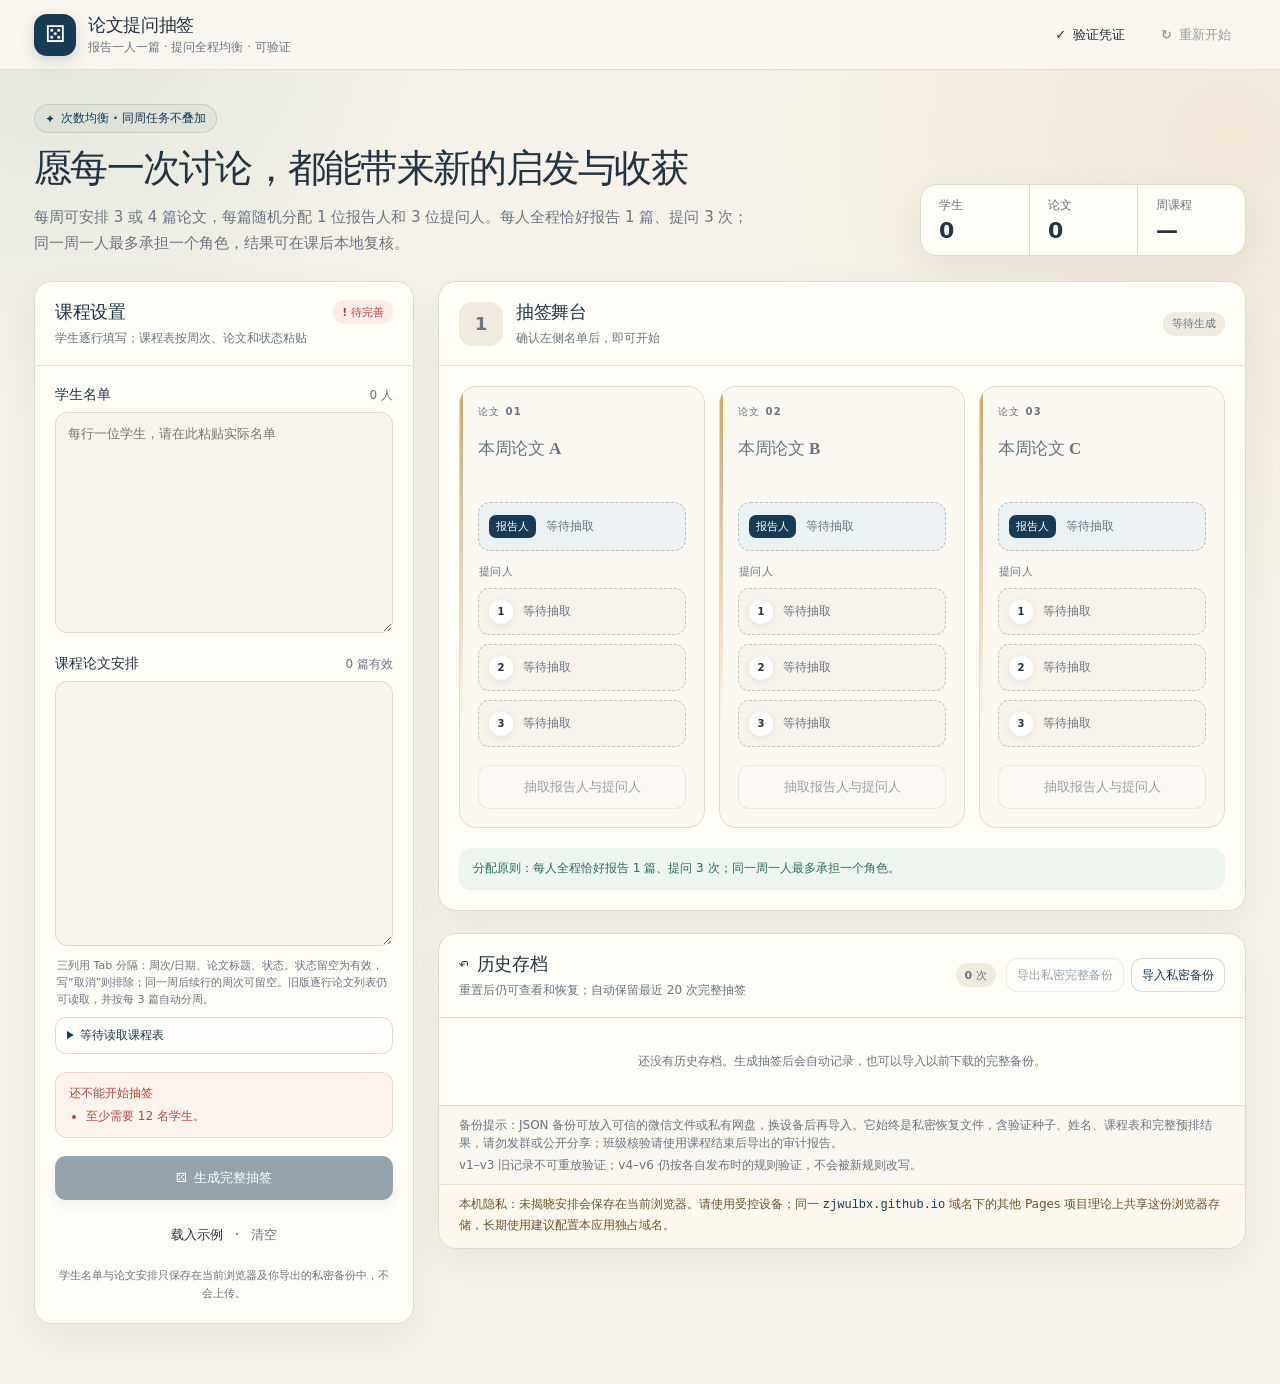
<file: index.html>
<!doctype html>
<html lang="zh-CN">
  <head>
    <meta charset="UTF-8" />
    <meta
      http-equiv="Content-Security-Policy"
      content="default-src 'self'; script-src 'self'; style-src 'self' 'unsafe-inline'; img-src 'self' data:; connect-src 'none'; object-src 'none'; base-uri 'none'; form-action 'none'"
    />
    <meta name="viewport" content="width=device-width, initial-scale=1.0" />
    <meta
      name="description"
      content="为课堂论文讨论生成可公开验证的报告人与提问人安排：每人报告一篇、提问三次。"
    />
    <meta name="theme-color" content="#173b55" />
    <meta property="og:title" content="论文提问抽签" />
    <meta
      property="og:description"
      content="每篇一位报告人、三位提问人；每人报告一篇、提问三次，同周任务不叠加。"
    />
    <meta property="og:type" content="website" />
    <meta property="og:image" content="https://zjwulbx.github.io/paper-question-picker/og.png" />
    <title>论文提问抽签</title>
    <link rel="icon" href="favicon.svg" type="image/svg+xml" />
    <link rel="stylesheet" href="styles.css?v=7" />
  </head>
  <body>
    <div id="live-status" class="sr-only" aria-live="polite" aria-atomic="true"></div>

    <header class="topbar">
      <div class="topbar-inner">
        <div class="brand">
          <span class="brand-icon" aria-hidden="true">⚄</span>
          <div>
            <div class="brand-title">论文提问抽签</div>
            <div class="brand-subtitle">报告一人一篇 · 提问全程均衡 · 可验证</div>
          </div>
        </div>
        <div class="topbar-actions">
          <a id="verify-page-link" class="button ghost topbar-verify-link" href="verify.html" aria-label="打开本地抽签验证器">
            <span aria-hidden="true">✓</span><span>验证凭证</span>
          </a>
          <button id="reset-top" class="button ghost" type="button" disabled aria-label="重新开始抽签">
            <span aria-hidden="true">↻</span><span>重新开始</span>
          </button>
        </div>
      </div>
    </header>

    <main class="shell">
      <section class="hero" aria-labelledby="hero-title">
        <div class="hero-copy">
          <div class="eyebrow"><span aria-hidden="true">✦</span> 次数均衡 · 同周任务不叠加</div>
          <h1 id="hero-title">愿每一次讨论，都能带来新的启发与收获</h1>
          <p>每周可安排 3 或 4 篇论文，每篇随机分配 1 位报告人和 3 位提问人。每人全程恰好报告 1 篇、提问 3 次；同一周一人最多承担一个角色，结果可在课后本地复核。</p>
        </div>
        <div class="metrics" aria-label="课程概况">
          <div class="metric">
            <span class="metric-label">学生</span>
            <strong id="metric-students">—</strong>
          </div>
          <div class="metric">
            <span class="metric-label">论文</span>
            <strong id="metric-papers">—</strong>
          </div>
          <div class="metric">
            <span class="metric-label">周课程</span>
            <strong id="metric-weeks">—</strong>
          </div>
        </div>
      </section>

      <section class="workspace">
        <aside class="card settings-card">
          <div class="card-head">
            <div>
              <h2>课程设置</h2>
              <p id="settings-subtitle">学生逐行填写；课程表按周次、论文和状态粘贴</p>
            </div>
            <span id="settings-badge" class="badge success">✓ 可开始</span>
          </div>
          <div class="card-body settings-body">
            <div class="field">
              <div class="field-head">
                <label for="students-input">学生名单</label>
                <span id="student-count">0 人</span>
              </div>
              <textarea id="students-input" rows="9" spellcheck="false" placeholder="每行一位学生，请在此粘贴实际名单"></textarea>
            </div>

            <div class="field">
              <div class="field-head">
                <label for="papers-input">课程论文安排</label>
                <span id="paper-count">0 篇</span>
              </div>
              <textarea id="papers-input" rows="11" spellcheck="false" aria-describedby="course-format-hint"></textarea>
              <p id="course-format-hint" class="field-hint">三列用 Tab 分隔：周次/日期、论文标题、状态。状态留空为有效，写“取消”则排除；同一周后续行的周次可留空。旧版逐行论文列表仍可读取，并按每 3 篇自动分周。</p>
              <details id="course-preview" class="course-preview">
                <summary id="course-preview-summary">等待读取课程表</summary>
                <div id="course-preview-list" class="course-preview-list"></div>
              </details>
            </div>

            <div id="validation-box" class="validation" role="alert" hidden></div>

            <button id="generate-button" class="button primary wide" type="button">
              <span aria-hidden="true">⚄</span> 生成完整抽签
            </button>
            <button id="edit-button" class="button outline wide" type="button" hidden>
              <span aria-hidden="true">↻</span> 修改名单并重新生成
            </button>

            <div id="input-actions" class="minor-actions">
              <button id="example-button" class="button text" type="button">载入示例</button>
              <span aria-hidden="true">·</span>
              <button id="clear-button" class="button text muted" type="button">清空</button>
            </div>
            <p id="save-note" class="save-note">学生名单与论文安排只保存在当前浏览器及你导出的私密备份中，不会上传。</p>
          </div>
        </aside>

        <div class="content-column">
          <section id="commitment-section" class="card commitment-section" aria-labelledby="commitment-title" hidden>
            <div class="section-head commitment-head">
              <div>
                <h2 id="commitment-title"><span aria-hidden="true">◇</span> 可验证抽签 · 公开承诺</h2>
                <p>先把公开凭证发到班级群留证，再确认开始抽签</p>
              </div>
              <span id="commitment-badge" class="badge pending">待公开</span>
            </div>

            <div class="commitment-body">
              <div class="commitment-notice">
                <span class="commitment-notice-icon" aria-hidden="true">✓</span>
                <div>
                  <strong>先承诺，后揭晓</strong>
                  <p>群消息可为承诺何时公开提供外部时间证据。公开凭证不会泄露种子或尚未揭晓的安排。</p>
                </div>
              </div>

              <div class="commitment-grid">
                <section class="commitment-panel" aria-labelledby="commitment-code-label">
                  <div class="commitment-panel-head">
                    <h3 id="commitment-code-label">公开承诺码</h3>
                    <span class="visibility-chip public">可发班级群</span>
                  </div>
                  <output id="commitment-code" class="commitment-code" aria-live="polite"></output>
                  <p>承诺码锁定学生名单、有效论文及其分周结构、私密种子和完整预排结果；上述内容若在公开后改动，验证就会失败。标记“取消”的行不参与抽签。</p>
                </section>

                <section class="commitment-panel" aria-labelledby="commitment-summary-label">
                  <div class="commitment-panel-head">
                    <h3 id="commitment-summary-label">输入摘要</h3>
                    <span class="visibility-chip public">可公开</span>
                  </div>
                  <output id="commitment-input-summary" class="commitment-input-summary"></output>
                  <p>请在发送前快速核对人数、论文数和输入摘要，确保承诺的是正确名单。</p>
                </section>
              </div>

              <div class="commitment-actions">
                <button id="copy-commitment-button" class="button outline" type="button">复制承诺信息</button>
                <button id="export-commitment-button" class="button outline" type="button">导出公开承诺凭证</button>
                <button id="confirm-published-button" class="button primary" type="button">我已公开凭证，开始抽签</button>
              </div>
              <p class="commitment-share-note"><strong>公开顺序：</strong>请导出公开承诺 JSON 并发到班级群（复制文字可用于快速核对）；确认群里已经显示并保存这份 JSON 后，再点击“开始抽签”。课后本地验证需要它，验证种子则应一直保密到课程全部抽完。</p>

              <details class="verification-method" open>
                <summary>算法如何做到可验证？</summary>
                <ol class="verification-steps">
                  <li><strong>锁定输入</strong><span>规范化学生名单与有效论文的分周结构，生成输入摘要。</span></li>
                  <li><strong>提前承诺</strong><span>用私密随机种子生成全程安排；在种子保密时，公开承诺码在现实中无法用于反推内容。</span></li>
                  <li><strong>依次揭晓</strong><span>每人全程恰好报告一次、提问三次；同一周的报告人与提问人全部互不重复。</span></li>
                  <li><strong>课后复核</strong><span>全部结束后公开种子，用本地验证器重算并核对承诺与结果。</span></li>
                </ol>
                <p class="protocol-link"><a href="algorithm.html">查看完整算法与审计协议</a> · <a href="https://github.com/zjwulbx/paper-question-picker">查看公开源代码</a></p>
                <p class="commitment-limit"><strong>验证边界：</strong>承诺能证明公开后没有更换输入、种子或安排，但不能单独证明组织者在公开前没有反复生成并挑选结果。建议现场生成后立即把公开凭证发到班级群。</p>
                <p class="legacy-compat"><strong>角色说明：</strong>报告人可以在其他周担任提问人，但同一周不会同时承担报告和提问任务。<strong>旧记录兼容：</strong>v4–v6 安排仍按各自发布时的规则验证和继续，不会被新规则改写。</p>
              </details>

              <section id="audit-panel" class="audit-panel" aria-labelledby="audit-title" hidden>
                <div class="audit-copy">
                  <span class="audit-kicker">课程已完成 · 可在班级内核验</span>
                  <h3 id="audit-title">验证种子</h3>
                  <p>完整审计报告含姓名和全部安排；请仅在合适的班级范围内分享，用本地验证器复算核对。</p>
                </div>
                <output id="audit-seed" class="audit-seed" aria-live="polite"></output>
                <div class="audit-actions">
                  <a class="button outline" href="verify.html">打开本地验证器</a>
                  <button id="export-audit-button" class="button primary" type="button">导出完整审计报告</button>
                </div>
              </section>
            </div>
          </section>

          <section id="stage" aria-label="抽签舞台"></section>

          <section id="archive-section" class="card archive-section">
            <div class="section-head">
              <div>
                <h2><span aria-hidden="true">↶</span> 历史存档</h2>
                <p>重置后仍可查看和恢复；自动保留最近 20 次完整抽签</p>
              </div>
              <div class="archive-head-tools">
                <span id="archive-count" class="badge neutral">0 次</span>
                <div class="section-actions">
                  <button id="backup-export-button" class="button outline small" type="button" disabled>导出私密完整备份</button>
                  <button id="backup-import-button" class="button outline small" type="button">导入私密备份</button>
                  <input id="backup-file-input" class="sr-only" type="file" accept="application/json,.json" tabindex="-1" />
                </div>
              </div>
            </div>
            <div id="archive-list" class="archive-list"></div>
            <p class="archive-note"><strong>备份提示：</strong>JSON 备份可放入可信的微信文件或私有网盘，换设备后再导入。它始终是私密恢复文件，含验证种子、姓名、课程表和完整预排结果，请勿发群或公开分享；班级核验请使用课程结束后导出的审计报告。<span>v1–v3 旧记录不可重放验证；v4–v6 仍按各自发布时的规则验证，不会被新规则改写。</span></p>
            <p class="storage-origin-note"><strong>本机隐私：</strong>未揭晓安排会保存在当前浏览器。请使用受控设备；同一 <code>zjwulbx.github.io</code> 域名下的其他 Pages 项目理论上共享这份浏览器存储，长期使用建议配置本应用独占域名。</p>
          </section>

          <section id="history-section" class="card data-section" hidden>
            <div class="section-head">
              <div>
                <h2><span aria-hidden="true">▤</span> 本次抽签结果</h2>
                <p>只显示已揭晓的论文结果</p>
              </div>
              <div class="section-actions">
                <button id="copy-button" class="button outline small" type="button" disabled>复制</button>
                <button id="export-button" class="button outline small" type="button" disabled>导出 CSV</button>
              </div>
            </div>
            <div id="history-content"></div>
          </section>

          <section id="stats-section" class="card stats-section" hidden>
            <div class="section-head">
              <div>
                <h2><span aria-hidden="true">◎</span> 公平性统计</h2>
                <p>按已揭晓结果分别统计：每人提问 3 次、报告 1 篇</p>
              </div>
              <div class="progress-copy">
                <strong id="course-progress-count">0 / 12 篇</strong>
                <span id="course-progress-percent">全课程 0%</span>
              </div>
            </div>
            <div class="progress-track" aria-hidden="true"><span id="course-progress-bar"></span></div>
            <div id="stats-grid" class="stats-grid"></div>
          </section>

          <div id="visible-status" class="status-note" hidden>
            <span aria-hidden="true">i</span><span id="visible-status-text"></span>
          </div>
        </div>
      </section>
    </main>

    <script src="course-core.js?v=7"></script>
    <script src="lottery-core.js?v=7"></script>
    <script src="history-core.js?v=7"></script>
    <script src="audit-core.js?v=7"></script>
    <script src="audit-core-v6.js?v=6"></script>
    <script src="audit-core-v7.js?v=7"></script>
    <script src="app.js?v=7"></script>
  </body>
</html>
</file>
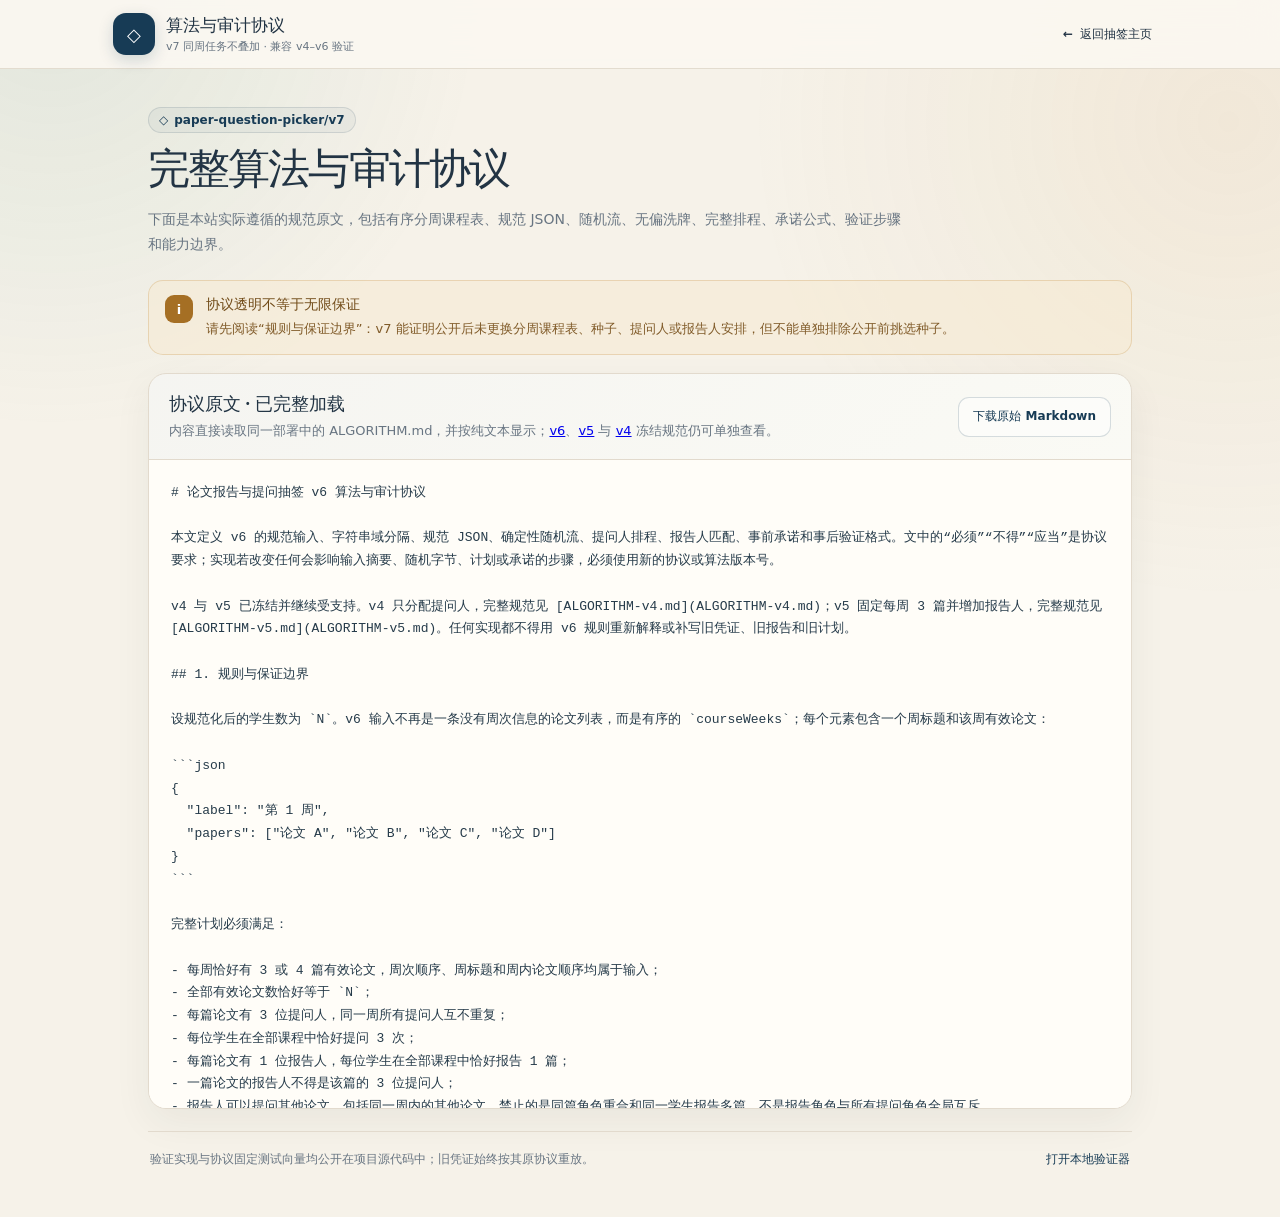
<file: algorithm.html>
<!doctype html>
<html lang="zh-CN">
  <head>
    <meta charset="UTF-8" />
    <meta
      http-equiv="Content-Security-Policy"
      content="default-src 'self'; script-src 'self'; style-src 'self'; img-src 'self' data:; connect-src 'self'; object-src 'none'; base-uri 'none'; form-action 'none'"
    />
    <meta name="viewport" content="width=device-width, initial-scale=1.0" />
    <meta name="description" content="论文抽签 v7 的分周课程表、同周任务不叠加算法、承诺公式与验证边界。" />
    <meta name="theme-color" content="#173b55" />
    <title>算法与审计协议｜论文提问抽签</title>
    <link rel="icon" href="favicon.svg" type="image/svg+xml" />
    <link rel="stylesheet" href="verifier.css?v=7" />
  </head>
  <body>
    <header class="topbar">
      <div class="topbar-inner">
        <a class="brand" href="index.html" aria-label="返回论文提问抽签主页">
          <span class="brand-icon" aria-hidden="true">◇</span>
          <span><strong>算法与审计协议</strong><small>v7 同周任务不叠加 · 兼容 v4–v6 验证</small></span>
        </a>
        <a class="button ghost back-link" href="index.html"><span aria-hidden="true">←</span> 返回抽签主页</a>
      </div>
    </header>

    <main class="verify-shell protocol-page">
      <section class="verify-hero" aria-labelledby="page-title">
        <div>
          <div class="eyebrow"><span aria-hidden="true">◇</span> paper-question-picker/v7</div>
          <h1 id="page-title">完整算法与审计协议</h1>
          <p>下面是本站实际遵循的规范原文，包括有序分周课程表、规范 JSON、随机流、无偏洗牌、完整排程、承诺公式、验证步骤和能力边界。</p>
        </div>
      </section>

      <section class="evidence-warning" aria-label="阅读提示">
        <span class="warning-icon" aria-hidden="true">i</span>
        <div><h2>协议透明不等于无限保证</h2><p>请先阅读“规则与保证边界”：v7 能证明公开后未更换分周课程表、种子、提问人或报告人安排，但不能单独排除公开前挑选种子。</p></div>
      </section>

      <section class="card protocol-card" aria-labelledby="protocol-status">
        <div class="section-head">
          <div><h2 id="protocol-status">v7 协议原文</h2><p>内容直接读取同一部署中的 ALGORITHM.md，并按纯文本显示；<a href="ALGORITHM-v6.md">v6</a>、<a href="ALGORITHM-v5.md">v5</a> 与 <a href="ALGORITHM-v4.md">v4</a> 冻结规范仍可单独查看。</p></div>
          <a class="button outline" href="ALGORITHM.md" download>下载原始 Markdown</a>
        </div>
        <pre id="protocol-document" class="protocol-document" tabindex="0">正在加载协议原文…</pre>
      </section>

      <footer class="page-footer"><p>验证实现与协议固定测试向量均公开在项目源代码中；旧凭证始终按其原协议重放。</p><a href="verify.html">打开本地验证器</a></footer>
    </main>
    <script src="algorithm-viewer.js?v=7"></script>
  </body>
</html>
</file>
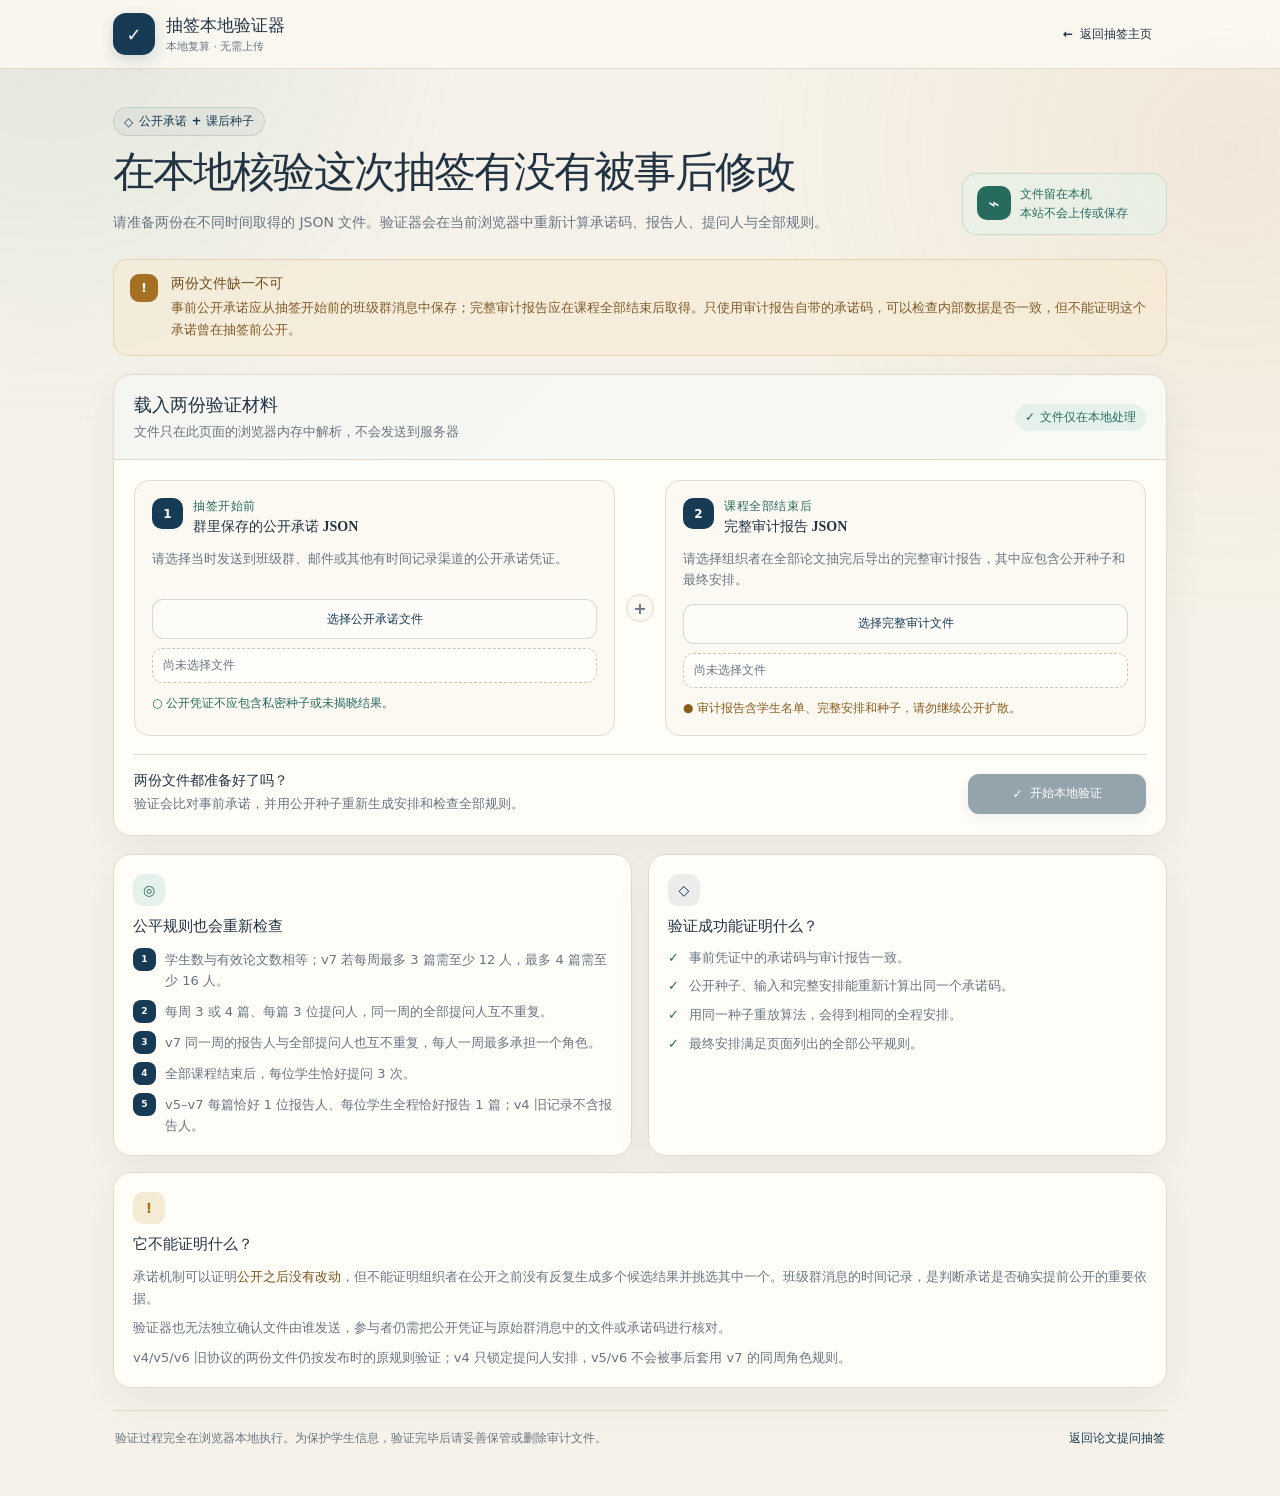
<file: verify.html>
<!doctype html>
<html lang="zh-CN">
  <head>
    <meta charset="UTF-8" />
    <meta
      http-equiv="Content-Security-Policy"
      content="default-src 'self'; script-src 'self'; style-src 'self'; img-src 'self' data:; connect-src 'none'; object-src 'none'; base-uri 'none'; form-action 'none'"
    />
    <meta name="viewport" content="width=device-width, initial-scale=1.0" />
    <meta
      name="description"
      content="在浏览器本地核验论文报告人与提问人抽签的事前公开承诺和最终审计报告。"
    />
    <meta name="theme-color" content="#173b55" />
    <title>本地验证器｜论文提问抽签</title>
    <link rel="icon" href="favicon.svg" type="image/svg+xml" />
    <link rel="stylesheet" href="verifier.css?v=7" />
  </head>
  <body>
    <div id="live-status" class="sr-only" aria-live="polite" aria-atomic="true"></div>

    <header class="topbar">
      <div class="topbar-inner">
        <a class="brand" href="index.html" aria-label="返回论文提问抽签主页">
          <span class="brand-icon" aria-hidden="true">✓</span>
          <span>
            <strong>抽签本地验证器</strong>
            <small>本地复算 · 无需上传</small>
          </span>
        </a>
        <a class="button ghost back-link" href="index.html"><span aria-hidden="true">←</span> 返回抽签主页</a>
      </div>
    </header>

    <main class="verify-shell">
      <section class="verify-hero" aria-labelledby="page-title">
        <div>
          <div class="eyebrow"><span aria-hidden="true">◇</span> 公开承诺 + 课后种子</div>
          <h1 id="page-title">在本地核验这次抽签有没有被事后修改</h1>
          <p>请准备两份在不同时间取得的 JSON 文件。验证器会在当前浏览器中重新计算承诺码、报告人、提问人与全部规则。</p>
        </div>
        <div class="local-badge" aria-label="文件仅在本机处理">
          <span aria-hidden="true">⌁</span>
          <strong>文件留在本机</strong>
          <small>本站不会上传或保存</small>
        </div>
      </section>

      <section class="evidence-warning" aria-labelledby="two-files-title">
        <span class="warning-icon" aria-hidden="true">!</span>
        <div>
          <h2 id="two-files-title">两份文件缺一不可</h2>
          <p><strong>事前公开承诺</strong>应从抽签开始前的班级群消息中保存；<strong>完整审计报告</strong>应在课程全部结束后取得。只使用审计报告自带的承诺码，可以检查内部数据是否一致，但不能证明这个承诺曾在抽签前公开。</p>
        </div>
      </section>

      <section class="card upload-card" aria-labelledby="upload-title">
        <div class="section-head">
          <div>
            <h2 id="upload-title">载入两份验证材料</h2>
            <p>文件只在此页面的浏览器内存中解析，不会发送到服务器</p>
          </div>
          <span class="secure-chip"><span aria-hidden="true">✓</span> 文件仅在本地处理</span>
        </div>

        <div class="upload-body">
          <div class="upload-flow">
            <section class="file-step" aria-labelledby="receipt-step-title">
              <div class="step-head">
                <span class="step-number" aria-hidden="true">1</span>
                <div>
                  <span class="step-time">抽签开始前</span>
                  <h3 id="receipt-step-title">群里保存的公开承诺 JSON</h3>
                </div>
              </div>
              <p>请选择当时发送到班级群、邮件或其他有时间记录渠道的公开承诺凭证。</p>
              <div class="file-picker">
                <button id="receipt-file-button" class="button outline" type="button">选择公开承诺文件</button>
                <input id="receipt-file-input" class="sr-only" type="file" accept="application/json,.json" tabindex="-1" />
                <span id="receipt-file-status" class="file-status" data-state="empty" aria-live="polite">尚未选择文件</span>
              </div>
              <p class="file-safety"><span aria-hidden="true">○</span> 公开凭证不应包含私密种子或未揭晓结果。</p>
            </section>

            <div class="flow-connector" aria-hidden="true"><span>+</span></div>

            <section class="file-step" aria-labelledby="audit-step-title">
              <div class="step-head">
                <span class="step-number" aria-hidden="true">2</span>
                <div>
                  <span class="step-time">课程全部结束后</span>
                  <h3 id="audit-step-title">完整审计报告 JSON</h3>
                </div>
              </div>
              <p>请选择组织者在全部论文抽完后导出的完整审计报告，其中应包含公开种子和最终安排。</p>
              <div class="file-picker">
                <button id="audit-file-button" class="button outline" type="button">选择完整审计文件</button>
                <input id="audit-file-input" class="sr-only" type="file" accept="application/json,.json" tabindex="-1" />
                <span id="audit-file-status" class="file-status" data-state="empty" aria-live="polite">尚未选择文件</span>
              </div>
              <p class="file-safety private"><span aria-hidden="true">●</span> 审计报告含学生名单、完整安排和种子，请勿继续公开扩散。</p>
            </section>
          </div>

          <div class="verify-action">
            <div>
              <strong>两份文件都准备好了吗？</strong>
              <p>验证会比对事前承诺，并用公开种子重新生成安排和检查全部规则。</p>
            </div>
            <button id="verify-audit-button" class="button primary" type="button" disabled>
              <span aria-hidden="true">✓</span> 开始本地验证
            </button>
          </div>
        </div>
      </section>

      <section id="verification-result" class="verification-result" aria-live="polite" aria-atomic="false" hidden></section>

      <section class="explanation-grid" aria-label="验证原理与边界">
        <article class="card info-card">
          <div class="info-icon green" aria-hidden="true">◎</div>
          <h2>公平规则也会重新检查</h2>
          <ol class="rule-list">
            <li><span>1</span><p>学生数与有效论文数相等；v7 若每周最多 3 篇需至少 12 人，最多 4 篇需至少 16 人。</p></li>
            <li><span>2</span><p>每周 3 或 4 篇、每篇 3 位提问人，同一周的全部提问人互不重复。</p></li>
            <li><span>3</span><p>v7 同一周的报告人与全部提问人也互不重复，每人一周最多承担一个角色。</p></li>
            <li><span>4</span><p>全部课程结束后，每位学生恰好提问 3 次。</p></li>
            <li><span>5</span><p>v5–v7 每篇恰好 1 位报告人、每位学生全程恰好报告 1 篇；v4 旧记录不含报告人。</p></li>
          </ol>
        </article>

        <article class="card info-card">
          <div class="info-icon blue" aria-hidden="true">◇</div>
          <h2>验证成功能证明什么？</h2>
          <ul class="check-list">
            <li>事前凭证中的承诺码与审计报告一致。</li>
            <li>公开种子、输入和完整安排能重新计算出同一个承诺码。</li>
            <li>用同一种子重放算法，会得到相同的全程安排。</li>
            <li>最终安排满足页面列出的全部公平规则。</li>
          </ul>
        </article>

        <article class="card info-card limitation-card">
          <div class="info-icon gold" aria-hidden="true">!</div>
          <h2>它不能证明什么？</h2>
          <p>承诺机制可以证明<strong>公开之后没有改动</strong>，但不能证明组织者在公开之前没有反复生成多个候选结果并挑选其中一个。班级群消息的时间记录，是判断承诺是否确实提前公开的重要依据。</p>
          <p>验证器也无法独立确认文件由谁发送，参与者仍需把公开凭证与原始群消息中的文件或承诺码进行核对。</p>
          <p>v4/v5/v6 旧协议的两份文件仍按发布时的原规则验证；v4 只锁定提问人安排，v5/v6 不会被事后套用 v7 的同周角色规则。</p>
        </article>
      </section>

      <footer class="page-footer">
        <p>验证过程完全在浏览器本地执行。为保护学生信息，验证完毕后请妥善保管或删除审计文件。</p>
        <a href="index.html">返回论文提问抽签</a>
      </footer>
    </main>

    <script src="lottery-core.js?v=7"></script>
    <script src="audit-core.js?v=7"></script>
    <script src="audit-core-v6.js?v=6"></script>
    <script src="audit-core-v7.js?v=7"></script>
    <script src="verify.js?v=7"></script>
  </body>
</html>
</file>
<file: styles.css>
:root {
  color-scheme: light;
  --background: #f6f2e9;
  --paper: #fbf8f1;
  --paper-deep: #f0eadf;
  --card: #fffdf8;
  --ink: #223444;
  --muted: #687582;
  --primary: #173b55;
  --primary-hover: #214f6d;
  --line: #e2dacd;
  --line-strong: #cfc3b2;
  --green: #276b5e;
  --green-soft: #e5f2eb;
  --gold: #bd812d;
  --gold-soft: #f5ead4;
  --red: #b6473e;
  --red-soft: #faece8;
  --shadow: 0 14px 38px rgba(31, 46, 58, 0.06);
  font-family: "Microsoft YaHei UI", "PingFang SC", "Noto Sans CJK SC", system-ui, sans-serif;
  font-synthesis: none;
}

* {
  box-sizing: border-box;
}

html {
  min-width: 320px;
  background: var(--background);
}

body {
  min-height: 100vh;
  margin: 0;
  color: var(--ink);
  background:
    radial-gradient(circle at 4% 0%, rgba(47, 128, 110, 0.1), transparent 430px),
    radial-gradient(circle at 96% 10%, rgba(189, 129, 45, 0.09), transparent 480px),
    var(--background);
}

button,
textarea {
  font: inherit;
}

button {
  -webkit-app-region: no-drag;
}

[hidden] {
  display: none !important;
}

.sr-only {
  position: absolute;
  width: 1px;
  height: 1px;
  padding: 0;
  margin: -1px;
  overflow: hidden;
  clip: rect(0, 0, 0, 0);
  white-space: nowrap;
  border: 0;
}

.topbar {
  position: sticky;
  top: 0;
  z-index: 30;
  border-bottom: 1px solid rgba(226, 218, 205, 0.9);
  background: rgba(251, 248, 241, 0.9);
  backdrop-filter: blur(18px);
}

.topbar-inner {
  display: flex;
  align-items: center;
  justify-content: space-between;
  max-width: 1320px;
  margin: 0 auto;
  padding: 13px 34px;
}

.topbar-actions {
  display: flex;
  flex: 0 0 auto;
  align-items: center;
  gap: 6px;
}

.topbar-verify-link {
  text-decoration: none;
}

.brand {
  display: flex;
  min-width: 0;
  align-items: center;
  gap: 12px;
}

.brand-icon {
  display: grid;
  width: 42px;
  height: 42px;
  place-items: center;
  border-radius: 13px;
  color: white;
  background: var(--primary);
  box-shadow: 0 5px 15px rgba(23, 59, 85, 0.18);
  font-size: 23px;
  line-height: 1;
}

.brand-title,
h1,
h2,
h3 {
  font-family: "Microsoft YaHei UI", "Songti SC", "STSong", serif;
}

.brand-title {
  font-size: 18px;
  font-weight: 700;
  letter-spacing: -0.02em;
}

.brand-subtitle {
  margin-top: 2px;
  color: var(--muted);
  font-size: 12px;
}

.shell {
  max-width: 1320px;
  margin: 0 auto;
  padding: 34px 34px 60px;
}

.hero {
  display: grid;
  grid-template-columns: minmax(0, 1fr) auto;
  align-items: end;
  gap: 28px;
  margin-bottom: 25px;
}

.eyebrow {
  display: inline-flex;
  align-items: center;
  gap: 6px;
  margin-bottom: 12px;
  padding: 5px 10px;
  border: 1px solid rgba(23, 59, 85, 0.13);
  border-radius: 999px;
  color: var(--primary);
  background: rgba(23, 59, 85, 0.04);
  font-size: 12px;
  font-weight: 700;
}

h1 {
  max-width: 780px;
  margin: 0;
  font-size: clamp(29px, 3vw, 40px);
  line-height: 1.22;
  letter-spacing: -0.045em;
}

.hero-copy > p {
  max-width: 720px;
  margin: 12px 0 0;
  color: var(--muted);
  font-size: 15px;
  line-height: 1.75;
}

.metrics {
  display: grid;
  grid-template-columns: repeat(3, minmax(100px, 1fr));
  overflow: hidden;
  border: 1px solid var(--line);
  border-radius: 17px;
  background: var(--card);
  box-shadow: var(--shadow);
}

.metric {
  min-width: 108px;
  padding: 12px 18px;
}

.metric + .metric {
  border-left: 1px solid var(--line);
}

.metric-label {
  display: block;
  color: var(--muted);
  font-size: 12px;
}

.metric strong {
  display: block;
  margin-top: 4px;
  font-size: 22px;
  font-variant-numeric: tabular-nums;
}

.workspace {
  display: grid;
  grid-template-columns: 380px minmax(0, 1fr);
  align-items: start;
  gap: 24px;
}

.card {
  overflow: hidden;
  border: 1px solid var(--line);
  border-radius: 18px;
  background: var(--card);
  box-shadow: var(--shadow);
}

.settings-card {
  position: sticky;
  top: 88px;
}

.card-head,
.section-head,
.stage-head {
  display: flex;
  align-items: flex-start;
  justify-content: space-between;
  gap: 16px;
  border-bottom: 1px solid var(--line);
  padding: 18px 20px;
}

.card-head h2,
.section-head h2,
.stage-head h2,
.completion-banner h2 {
  margin: 0;
  font-size: 18px;
  letter-spacing: -0.02em;
}

.card-head p,
.section-head p,
.stage-head p,
.completion-banner p {
  margin: 5px 0 0;
  color: var(--muted);
  font-size: 12px;
  line-height: 1.5;
}

.card-body {
  padding: 20px;
}

.settings-body {
  display: grid;
  gap: 18px;
}

.field-head {
  display: flex;
  align-items: center;
  justify-content: space-between;
  margin-bottom: 8px;
}

.field-head label {
  font-size: 14px;
  font-weight: 700;
}

.field-head span {
  color: var(--muted);
  font-size: 12px;
}

textarea {
  width: 100%;
  min-height: 120px;
  padding: 10px 12px;
  resize: vertical;
  border: 1px solid var(--line);
  border-radius: 12px;
  outline: none;
  color: var(--ink);
  background: rgba(240, 234, 223, 0.48);
  font-size: 13px;
  line-height: 1.7;
  transition: border-color 160ms ease, box-shadow 160ms ease, background 160ms ease;
}

textarea:hover:not(:disabled) {
  border-color: var(--line-strong);
}

textarea:focus-visible {
  border-color: #6b8fa7;
  background: white;
  box-shadow: 0 0 0 3px rgba(66, 111, 142, 0.14);
}

textarea:disabled {
  cursor: not-allowed;
  opacity: 0.68;
}

.field-hint {
  margin: 7px 2px 0;
  color: var(--muted);
  font-size: 11px;
  line-height: 1.55;
}

.course-preview {
  margin-top: 9px;
  border: 1px solid var(--line);
  border-radius: 11px;
  background: rgba(255, 255, 255, 0.45);
}

.course-preview > summary {
  padding: 9px 11px;
  color: var(--primary);
  font-size: 12px;
  font-weight: 800;
  cursor: pointer;
}

.course-preview-list {
  display: grid;
  max-height: 360px;
  gap: 10px;
  overflow: auto;
  border-top: 1px solid var(--line);
  padding: 11px;
}

.course-preview-week {
  border-radius: 9px;
  padding: 9px 10px;
  background: var(--paper);
}

.course-preview-week > strong,
.course-preview-week > span {
  display: block;
}

.course-preview-week > strong {
  color: var(--ink);
  font-size: 11px;
  line-height: 1.45;
}

.course-preview-week > span {
  margin-top: 2px;
  color: var(--green);
  font-size: 10px;
  font-weight: 800;
}

.course-preview-week ol {
  margin: 7px 0 0;
  padding-left: 18px;
  color: var(--muted);
  font-size: 10px;
  line-height: 1.55;
}

.cancelled-row {
  color: var(--red);
  opacity: 0.74;
}

.cancelled-row em {
  margin-left: 5px;
  font-size: 9px;
  font-style: normal;
  font-weight: 800;
}

.button {
  display: inline-flex;
  min-height: 40px;
  align-items: center;
  justify-content: center;
  gap: 7px;
  padding: 0 14px;
  border: 1px solid transparent;
  border-radius: 11px;
  outline: none;
  color: var(--ink);
  background: transparent;
  font-size: 13px;
  font-weight: 700;
  cursor: pointer;
  transition: transform 100ms ease, background 160ms ease, border-color 160ms ease, color 160ms ease;
}

.button:hover:not(:disabled) {
  transform: translateY(-1px);
}

.button:active:not(:disabled) {
  transform: translateY(0);
}

.button:focus-visible,
.week-tab:focus-visible {
  box-shadow: 0 0 0 3px rgba(66, 111, 142, 0.2);
}

.button:disabled,
.week-tab:disabled {
  cursor: not-allowed;
  opacity: 0.46;
}

.button.primary {
  color: white;
  background: var(--primary);
  box-shadow: 0 5px 14px rgba(23, 59, 85, 0.14);
}

.button.primary:hover:not(:disabled) {
  background: var(--primary-hover);
}

.button.outline {
  border-color: rgba(23, 59, 85, 0.17);
  color: var(--primary);
  background: rgba(255, 255, 255, 0.45);
}

.button.outline:hover:not(:disabled) {
  background: rgba(23, 59, 85, 0.05);
}

.button.ghost:hover:not(:disabled),
.button.text:hover:not(:disabled) {
  background: var(--paper-deep);
}

.button.text {
  min-height: 34px;
  padding: 0 8px;
}

.button.soft {
  color: var(--muted);
  background: var(--paper-deep);
}

.button.wide {
  width: 100%;
  min-height: 44px;
}

.button.small {
  min-height: 34px;
  padding: 0 10px;
  font-size: 12px;
}

.button.muted,
.muted {
  color: var(--muted);
}

.minor-actions {
  display: flex;
  align-items: center;
  justify-content: center;
  gap: 2px;
  color: var(--muted);
}

.badge {
  display: inline-flex;
  min-height: 24px;
  flex: 0 0 auto;
  align-items: center;
  gap: 5px;
  padding: 3px 9px;
  border-radius: 999px;
  font-size: 11px;
  font-weight: 800;
  white-space: nowrap;
}

.badge.success {
  color: var(--green);
  background: var(--green-soft);
}

.badge.danger {
  color: var(--red);
  background: var(--red-soft);
}

.badge.neutral {
  color: var(--muted);
  background: var(--paper-deep);
}

.badge.pending {
  color: #8a5b19;
  background: var(--gold-soft);
}

.validation {
  border: 1px solid rgba(182, 71, 62, 0.16);
  border-radius: 12px;
  padding: 11px 13px;
  color: var(--red);
  background: rgba(250, 236, 232, 0.62);
  font-size: 12px;
  line-height: 1.55;
}

.validation strong {
  display: block;
  margin-bottom: 4px;
}

.validation ul {
  margin: 0;
  padding-left: 17px;
}

.validation li + li {
  margin-top: 3px;
}

.save-note {
  margin: -3px 0 0;
  color: var(--muted);
  font-size: 11px;
  line-height: 1.65;
  text-align: center;
}

.content-column {
  display: grid;
  min-width: 0;
  gap: 22px;
}

#stage {
  display: grid;
  gap: 16px;
}

.stage-card {
  box-shadow: var(--shadow);
}

.stage-head {
  align-items: center;
}

.week-title {
  display: flex;
  align-items: center;
  gap: 13px;
}

.week-number,
.trophy {
  display: grid;
  width: 44px;
  height: 44px;
  flex: 0 0 44px;
  place-items: center;
  border-radius: 13px;
  color: var(--green);
  background: var(--green-soft);
  font-size: 18px;
  font-weight: 800;
}

.muted-number {
  color: var(--muted);
  background: var(--paper-deep);
}

.week-tabs {
  display: flex;
  gap: 7px;
  overflow-x: auto;
  padding: 11px 20px;
  scrollbar-width: thin;
  scrollbar-color: var(--line-strong) transparent;
}

.week-tab {
  min-height: 36px;
  flex: 0 0 auto;
  padding: 0 12px;
  border: 1px solid var(--line);
  border-radius: 11px;
  outline: none;
  color: var(--muted);
  background: rgba(240, 234, 223, 0.45);
  font-size: 12px;
  font-weight: 700;
  cursor: pointer;
  max-width: 190px;
  overflow: hidden;
  text-overflow: ellipsis;
  white-space: nowrap;
}

.week-tab.complete {
  border-color: rgba(47, 128, 110, 0.15);
  color: var(--green);
  background: var(--green-soft);
}

.week-tab.active {
  border-color: var(--primary);
  color: white;
  background: var(--primary);
}

.paper-grid {
  display: grid;
  grid-template-columns: repeat(3, minmax(0, 1fr));
  gap: 14px;
}

.paper-grid.four-paper-week {
  grid-template-columns: repeat(2, minmax(0, 1fr));
}

.placeholder-grid {
  padding: 20px;
}

.paper-card {
  position: relative;
  display: flex;
  min-height: 405px;
  flex-direction: column;
  overflow: hidden;
  border: 1px solid var(--line);
  border-radius: 17px;
  padding: 18px;
  background: var(--card);
  box-shadow: var(--shadow);
  transition: border-color 180ms ease, transform 180ms ease;
}

.paper-card::before {
  position: absolute;
  inset: 0 auto 0 0;
  width: 3px;
  background: linear-gradient(to bottom, var(--gold), transparent 78%);
  content: "";
  opacity: 0.7;
}

.paper-card.is-revealed {
  border-color: rgba(47, 128, 110, 0.28);
}

.placeholder-card {
  min-height: 372px;
  background: var(--paper);
  box-shadow: none;
}

.paper-top {
  display: flex;
  align-items: center;
  justify-content: space-between;
  gap: 10px;
}

.paper-kicker {
  color: var(--muted);
  font-size: 10px;
  font-weight: 800;
  letter-spacing: 0.13em;
  text-transform: uppercase;
}

.paper-card h3 {
  min-height: 51px;
  margin: 17px 0 0;
  font-size: 17px;
  line-height: 1.52;
  letter-spacing: -0.015em;
}

.placeholder-card h3 {
  color: var(--muted);
}

.presenter-slot {
  display: flex;
  min-height: 49px;
  align-items: center;
  gap: 10px;
  margin: 15px 0 0;
  border: 1px solid rgba(23, 59, 85, 0.2);
  border-radius: 12px;
  padding: 8px 10px;
  color: var(--primary);
  background: rgba(226, 237, 245, 0.58);
  font-size: 12px;
}

.presenter-slot > span {
  flex: 0 0 auto;
  border-radius: 7px;
  padding: 4px 7px;
  color: white;
  background: var(--primary);
  font-size: 11px;
  font-weight: 800;
}

.presenter-slot > b {
  min-width: 0;
  overflow-wrap: anywhere;
  font-weight: 700;
}

.presenter-slot.waiting {
  border-style: dashed;
  border-color: rgba(23, 59, 85, 0.28);
  color: var(--muted);
}

.presenter-slot.revealed {
  border-color: rgba(23, 59, 85, 0.3);
  animation: slip-in 430ms cubic-bezier(0.22, 1, 0.36, 1) both;
}

.presenter-slot.shuffling {
  border-color: rgba(189, 129, 45, 0.4);
  animation: shuffle 350ms ease-in-out infinite alternate;
}

.presenter-slot.unavailable {
  border-style: dashed;
  color: var(--muted);
  background: rgba(240, 234, 223, 0.42);
}

.presenter-slot.unavailable > span {
  color: var(--muted);
  background: var(--paper-deep);
}

.role-label {
  margin: 13px 1px -9px;
  color: var(--muted);
  font-size: 11px;
  font-weight: 800;
  letter-spacing: 0.04em;
}

.slots {
  display: grid;
  gap: 9px;
  margin: 18px 0;
}

.slot {
  display: flex;
  min-height: 47px;
  align-items: center;
  gap: 10px;
  border: 1px solid var(--line);
  border-radius: 11px;
  padding: 7px 10px;
  color: var(--muted);
  background: rgba(240, 234, 223, 0.42);
  font-size: 12px;
}

.slot > span {
  display: grid;
  width: 24px;
  height: 24px;
  flex: 0 0 24px;
  place-items: center;
  border-radius: 50%;
  color: var(--ink);
  background: white;
  box-shadow: 0 2px 7px rgba(31, 46, 58, 0.08);
  font-size: 10px;
  font-weight: 800;
}

.slot b {
  overflow-wrap: anywhere;
  font-weight: 600;
}

.slot.waiting {
  border-style: dashed;
  border-color: var(--line-strong);
}

.slot.revealed {
  border-color: rgba(47, 128, 110, 0.2);
  color: var(--green);
  background: rgba(229, 242, 235, 0.72);
  animation: slip-in 430ms cubic-bezier(0.22, 1, 0.36, 1) both;
}

.slot.revealed > span {
  color: white;
  background: var(--green);
}

.slot.shuffling {
  border-color: rgba(189, 129, 45, 0.34);
  animation: shuffle 350ms ease-in-out infinite alternate;
}

.slot:nth-child(2) {
  animation-delay: 80ms;
}

.slot:nth-child(3) {
  animation-delay: 160ms;
}

.paper-card > .button:last-child {
  margin-top: auto;
}

.principle {
  margin: 0 20px 20px;
  border-radius: 12px;
  padding: 11px 14px;
  color: #286e63;
  background: rgba(229, 242, 235, 0.68);
  font-size: 12px;
  line-height: 1.6;
}

.week-progress {
  border: 1px dashed var(--line-strong);
  border-radius: 16px;
  padding: 15px 18px;
  background: rgba(240, 234, 223, 0.4);
}

.progress-row {
  display: flex;
  align-items: center;
  justify-content: space-between;
  gap: 18px;
}

.progress-row strong {
  font-size: 13px;
}

.progress-row em {
  margin-left: 5px;
  color: var(--muted);
  font-style: normal;
  font-weight: 600;
}

.progress-row p {
  margin: 5px 0 0;
  color: var(--muted);
  font-size: 11px;
}

.progress-actions,
.section-actions {
  display: flex;
  flex: 0 0 auto;
  gap: 7px;
}

.icon-button {
  width: 40px;
  padding: 0;
  font-size: 21px;
}

.final-status {
  display: inline-flex;
  min-height: 40px;
  align-items: center;
  border-radius: 11px;
  padding: 0 13px;
  color: var(--muted);
  background: var(--paper-deep);
  font-size: 12px;
  font-weight: 800;
}

.final-status.done {
  color: var(--green);
  background: var(--green-soft);
}

.progress-track {
  width: 100%;
  height: 5px;
  overflow: hidden;
  margin-top: 12px;
  border-radius: 999px;
  background: var(--paper-deep);
}

.progress-track > span {
  display: block;
  width: 0;
  height: 100%;
  border-radius: inherit;
  background: var(--green);
  transition: width 300ms ease;
}

.completion-banner {
  display: flex;
  align-items: flex-start;
  gap: 14px;
  border: 1px solid rgba(47, 128, 110, 0.22);
  border-radius: 17px;
  padding: 17px;
  color: var(--green);
  background: rgba(229, 242, 235, 0.75);
  box-shadow: var(--shadow);
  animation: settle-in 500ms cubic-bezier(0.22, 1, 0.36, 1) both;
}

.trophy {
  color: white;
  background: var(--green);
}

.completion-banner p {
  color: rgba(47, 128, 110, 0.86);
}

.data-section,
.stats-section {
  min-width: 0;
}

.section-head {
  align-items: center;
}

.section-head h2 span {
  margin-right: 5px;
  color: var(--primary);
}

.table-scroll {
  overflow-x: auto;
}

table {
  width: 100%;
  min-width: 760px;
  border-collapse: collapse;
  text-align: left;
  font-size: 12px;
}

thead {
  color: var(--muted);
  background: rgba(240, 234, 223, 0.52);
}

th,
td {
  padding: 12px 18px;
}

th {
  font-size: 11px;
  font-weight: 700;
}

tbody tr {
  border-top: 1px solid var(--line);
}

tbody tr:first-child {
  border-top: 0;
}

tbody td:first-child {
  color: var(--muted);
  white-space: nowrap;
}

.name-tags {
  display: flex;
  flex-wrap: wrap;
  gap: 5px;
}

.name-tags span {
  border-radius: 7px;
  padding: 4px 7px;
  color: var(--green);
  background: var(--green-soft);
  font-size: 11px;
  font-weight: 700;
}

.presenter-tag {
  display: inline-flex;
  border-radius: 7px;
  padding: 4px 8px;
  color: var(--primary);
  background: rgba(226, 237, 245, 0.72);
  font-size: 11px;
  font-weight: 800;
  white-space: nowrap;
}

.presenter-tag.muted {
  color: var(--muted);
  background: var(--paper-deep);
}

.empty-records {
  padding: 35px 20px;
  color: var(--muted);
  font-size: 12px;
  text-align: center;
}

.commitment-section {
  min-width: 0;
  border-color: rgba(23, 59, 85, 0.2);
}

.commitment-head {
  background: linear-gradient(135deg, rgba(23, 59, 85, 0.055), rgba(47, 128, 110, 0.035));
}

.commitment-body {
  display: grid;
  gap: 18px;
  padding: 20px;
}

.commitment-notice {
  display: flex;
  align-items: flex-start;
  gap: 12px;
  border: 1px solid rgba(47, 128, 110, 0.18);
  border-radius: 13px;
  padding: 13px 14px;
  color: var(--green);
  background: rgba(229, 242, 235, 0.52);
}

.commitment-notice-icon {
  display: grid;
  width: 26px;
  height: 26px;
  flex: 0 0 26px;
  place-items: center;
  border-radius: 50%;
  color: white;
  background: var(--green);
  font-size: 12px;
  font-weight: 800;
}

.commitment-notice strong {
  display: block;
  font-size: 13px;
}

.commitment-notice p {
  margin: 3px 0 0;
  color: var(--green);
  font-size: 13px;
  line-height: 1.65;
}

.commitment-grid {
  display: grid;
  grid-template-columns: minmax(0, 1.25fr) minmax(220px, 0.75fr);
  gap: 12px;
}

.commitment-panel {
  min-width: 0;
  border: 1px solid var(--line);
  border-radius: 14px;
  padding: 15px;
  background: rgba(240, 234, 223, 0.25);
}

.commitment-panel-head {
  display: flex;
  align-items: center;
  justify-content: space-between;
  gap: 10px;
  margin-bottom: 10px;
}

.commitment-panel h3,
.audit-panel h3 {
  margin: 0;
  font-size: 13px;
}

.visibility-chip {
  display: inline-flex;
  min-height: 22px;
  flex: 0 0 auto;
  align-items: center;
  border-radius: 999px;
  padding: 2px 8px;
  font-size: 12px;
  font-weight: 800;
  white-space: nowrap;
}

.visibility-chip.public {
  color: var(--green);
  background: var(--green-soft);
}

.commitment-code,
.commitment-input-summary,
.audit-seed {
  display: block;
  width: 100%;
  overflow-wrap: anywhere;
  border: 1px solid rgba(23, 59, 85, 0.12);
  border-radius: 10px;
  padding: 10px 11px;
  color: var(--primary);
  background: rgba(255, 255, 255, 0.72);
  font-family: ui-monospace, "SFMono-Regular", Consolas, "Liberation Mono", monospace;
  font-size: 12px;
  line-height: 1.65;
  white-space: pre-wrap;
  user-select: all;
}

.commitment-code {
  min-height: 58px;
  font-weight: 700;
}

.commitment-input-summary {
  min-height: 58px;
}

.commitment-panel > p {
  margin: 9px 1px 0;
  color: var(--muted);
  font-size: 12px;
  line-height: 1.6;
}

.commitment-actions {
  display: flex;
  flex-wrap: wrap;
  align-items: center;
  gap: 8px;
}

.commitment-actions #confirm-published-button {
  min-width: 220px;
  flex: 1 1 220px;
  margin-left: auto;
}

.commitment-share-note {
  margin: -7px 0 0;
  border-left: 3px solid rgba(189, 129, 45, 0.52);
  padding: 8px 11px;
  color: var(--muted);
  background: rgba(245, 234, 212, 0.34);
  font-size: 13px;
  line-height: 1.65;
}

.commitment-share-note strong {
  color: #80581e;
}

.verification-method {
  border-top: 1px solid var(--line);
  padding-top: 3px;
}

.verification-method > summary {
  min-height: 40px;
  padding: 10px 2px 6px;
  color: var(--primary);
  font-size: 12px;
  font-weight: 800;
  cursor: pointer;
}

.verification-steps {
  counter-reset: verification-step;
  display: grid;
  grid-template-columns: repeat(2, minmax(0, 1fr));
  gap: 8px;
  margin: 7px 0 0;
  padding: 0;
  list-style: none;
}

.verification-steps li {
  counter-increment: verification-step;
  display: grid;
  grid-template-columns: 28px minmax(0, 1fr);
  column-gap: 9px;
  border: 1px solid var(--line);
  border-radius: 11px;
  padding: 10px;
  background: rgba(240, 234, 223, 0.24);
}

.verification-steps li::before {
  content: counter(verification-step);
  display: grid;
  width: 27px;
  height: 27px;
  grid-row: 1 / span 2;
  place-items: center;
  border-radius: 9px;
  color: white;
  background: var(--primary);
  font-size: 12px;
  font-weight: 800;
}

.verification-steps strong {
  align-self: end;
  font-size: 13px;
}

.verification-steps span {
  margin-top: 2px;
  color: var(--muted);
  font-size: 12px;
  line-height: 1.55;
}

.protocol-link {
  margin: 12px 0 0;
  font-size: 12px;
}

.protocol-link a {
  color: var(--primary);
  font-weight: 750;
}

.commitment-limit,
.legacy-compat {
  margin: 11px 0 0;
  border-radius: 10px;
  padding: 9px 11px;
  color: var(--muted);
  background: rgba(23, 59, 85, 0.04);
  font-size: 12px;
  line-height: 1.65;
}

.commitment-limit {
  border-left: 3px solid rgba(189, 129, 45, 0.58);
  background: rgba(245, 234, 212, 0.38);
}

.commitment-limit strong,
.legacy-compat strong {
  color: var(--primary);
}

.audit-panel {
  display: grid;
  gap: 12px;
  border: 1px solid rgba(47, 128, 110, 0.22);
  border-radius: 14px;
  padding: 16px;
  background: rgba(229, 242, 235, 0.45);
}

.audit-kicker {
  display: block;
  margin-bottom: 4px;
  color: var(--green);
  font-size: 12px;
  font-weight: 800;
  letter-spacing: 0.04em;
}

.audit-copy p {
  margin: 5px 0 0;
  color: var(--muted);
  font-size: 13px;
  line-height: 1.6;
}

.audit-seed {
  border-color: rgba(47, 128, 110, 0.18);
  color: #236957;
  background: rgba(255, 255, 255, 0.78);
  font-weight: 700;
}

.audit-actions {
  display: flex;
  flex-wrap: wrap;
  justify-content: flex-end;
  gap: 8px;
}

.audit-actions .button {
  text-decoration: none;
}

.archive-section {
  min-width: 0;
}

.archive-head-tools {
  display: flex;
  flex: 0 0 auto;
  align-items: center;
  justify-content: flex-end;
  gap: 10px;
}

.archive-head-tools .section-actions {
  flex-wrap: nowrap;
}

.archive-list {
  display: grid;
}

.archive-item {
  border-top: 1px solid var(--line);
}

.archive-item:first-child {
  border-top: 0;
}

.archive-item.is-current {
  background: rgba(229, 242, 235, 0.22);
}

.archive-overview {
  display: flex;
  align-items: center;
  gap: 12px;
  padding: 16px 20px 11px;
}

.archive-mark {
  display: grid;
  width: 36px;
  height: 36px;
  flex: 0 0 36px;
  place-items: center;
  border-radius: 11px;
  color: var(--green);
  background: var(--green-soft);
  font-size: 15px;
  font-weight: 800;
}

.archive-summary {
  min-width: 0;
  flex: 1 1 auto;
}

.archive-summary > strong {
  display: block;
  overflow: hidden;
  font-size: 13px;
  text-overflow: ellipsis;
  white-space: nowrap;
}

.archive-summary > p {
  margin: 4px 0 0;
  color: var(--muted);
  font-size: 11px;
  line-height: 1.55;
}

.archive-summary > span {
  display: block;
  margin-top: 2px;
  color: #8a938f;
  font-size: 10px;
}

.archive-status {
  display: inline-flex;
  min-height: 24px;
  flex: 0 0 auto;
  align-items: center;
  border-radius: 999px;
  padding: 3px 9px;
  color: var(--muted);
  background: var(--paper-deep);
  font-size: 10px;
  font-weight: 800;
  white-space: nowrap;
}

.archive-status.current,
.archive-status.success {
  color: var(--green);
  background: var(--green-soft);
}

.archive-actions {
  display: flex;
  gap: 7px;
  padding: 0 20px 13px 68px;
}

.archive-details {
  border-top: 1px solid rgba(226, 218, 205, 0.72);
  background: rgba(240, 234, 223, 0.2);
}

.archive-details > summary {
  padding: 11px 20px;
  color: var(--primary);
  font-size: 11px;
  font-weight: 700;
  cursor: pointer;
  list-style-position: inside;
}

.archive-details > summary:hover {
  background: rgba(23, 59, 85, 0.035);
}

.archive-detail-body {
  display: grid;
  grid-template-columns: minmax(190px, 0.7fr) minmax(0, 1.6fr);
  border-top: 1px solid var(--line);
}

.archive-detail-body h3 {
  margin: 0 0 10px;
  font-family: inherit;
  font-size: 12px;
}

.operation-panel {
  border-right: 1px solid var(--line);
  padding: 16px 18px;
}

.operation-list {
  display: grid;
  max-height: 300px;
  gap: 10px;
  overflow-y: auto;
  margin: 0;
  padding: 0;
  list-style: none;
}

.operation-list li {
  display: grid;
  gap: 3px;
  border-left: 2px solid rgba(47, 128, 110, 0.3);
  padding-left: 9px;
  font-size: 11px;
  line-height: 1.5;
}

.operation-list time,
.empty-operation {
  color: var(--muted);
  font-size: 10px;
}

.empty-operation {
  margin: 0;
}

.archive-results-panel {
  min-width: 0;
  padding: 16px 0 0;
}

.archive-results-panel > h3 {
  padding: 0 18px;
}

.archive-table {
  border-top: 1px solid var(--line);
}

.archive-table table {
  min-width: 540px;
}

.empty-archive-results {
  border-top: 1px solid var(--line);
  padding: 22px 18px;
  color: var(--muted);
  font-size: 11px;
}

.archive-note {
  margin: 0;
  border-top: 1px solid var(--line);
  padding: 10px 20px;
  color: var(--muted);
  background: rgba(240, 234, 223, 0.34);
  font-size: 12px;
  line-height: 1.55;
}

.archive-note > span {
  display: block;
  margin-top: 3px;
}

.storage-origin-note {
  margin: 0;
  border-top: 1px solid rgba(189, 129, 45, 0.2);
  padding: 10px 20px 13px;
  color: #6f532d;
  background: rgba(245, 234, 212, 0.28);
  font-size: 12px;
  line-height: 1.6;
}

.storage-origin-note code {
  overflow-wrap: anywhere;
  color: var(--primary);
  font-family: ui-monospace, "SFMono-Regular", Consolas, "Liberation Mono", monospace;
}

.stats-section {
  padding-bottom: 18px;
}

.stats-section > .progress-track {
  margin: 0 20px 16px;
  width: calc(100% - 40px);
}

.progress-copy {
  display: grid;
  gap: 3px;
  text-align: right;
}

.progress-copy strong {
  font-size: 12px;
}

.progress-copy span {
  color: var(--muted);
  font-size: 11px;
}

.stats-grid {
  display: grid;
  grid-template-columns: repeat(3, minmax(0, 1fr));
  gap: 8px;
  padding: 0 20px;
}

.student-stat {
  display: flex;
  min-width: 0;
  align-items: center;
  gap: 8px;
  border: 1px solid var(--line);
  border-radius: 11px;
  padding: 9px 10px;
  background: rgba(240, 234, 223, 0.34);
}

.student-stat > strong {
  min-width: 0;
  flex: 1 1 auto;
  overflow: hidden;
  font-size: 12px;
  text-overflow: ellipsis;
  white-space: nowrap;
}

.role-counts {
  display: grid;
  flex: 0 0 auto;
  gap: 2px;
  text-align: right;
}

.role-counts b,
.role-counts small {
  color: var(--muted);
  font-size: 10px;
  font-variant-numeric: tabular-nums;
  white-space: nowrap;
}

.role-counts .presentation-count {
  color: var(--primary);
}

.count-dots {
  display: flex;
  flex: 0 0 auto;
  gap: 3px;
}

.count-dots i {
  width: 6px;
  height: 6px;
  border-radius: 50%;
  background: var(--line-strong);
}

.count-dots i.filled {
  background: var(--green);
}

.status-note {
  display: flex;
  align-items: center;
  gap: 8px;
  border: 1px solid rgba(23, 59, 85, 0.1);
  border-radius: 12px;
  padding: 11px 14px;
  color: var(--primary);
  background: rgba(23, 59, 85, 0.045);
  font-size: 12px;
  animation: settle-in 260ms ease-out both;
}

.status-note > span:first-child {
  display: grid;
  width: 19px;
  height: 19px;
  place-items: center;
  border-radius: 50%;
  color: white;
  background: var(--primary);
  font-size: 10px;
}

.pulse {
  animation: pulse 700ms ease-in-out infinite alternate;
}

@keyframes slip-in {
  from { opacity: 0; transform: translateY(7px) rotateX(-8deg); }
  to { opacity: 1; transform: translateY(0) rotateX(0); }
}

@keyframes shuffle {
  from { opacity: 0.62; transform: translateX(-2px); }
  to { opacity: 1; transform: translateX(2px); }
}

@keyframes settle-in {
  from { opacity: 0; transform: translateY(-5px); }
  to { opacity: 1; transform: translateY(0); }
}

@keyframes pulse {
  from { opacity: 0.45; transform: rotate(-8deg); }
  to { opacity: 1; transform: rotate(8deg); }
}

@media (max-width: 1080px) {
  .workspace {
    grid-template-columns: 340px minmax(0, 1fr);
  }

  .paper-grid {
    grid-template-columns: 1fr;
  }

  .paper-grid.four-paper-week {
    grid-template-columns: 1fr;
  }

  .paper-card {
    min-height: 0;
  }

  .stats-grid {
    grid-template-columns: repeat(2, minmax(0, 1fr));
  }
}

@media (max-width: 860px) {
  .shell,
  .topbar-inner {
    padding-left: 22px;
    padding-right: 22px;
  }

  .hero {
    grid-template-columns: 1fr;
  }

  .metrics {
    width: fit-content;
  }

  .workspace {
    grid-template-columns: 1fr;
  }

  .settings-card {
    position: static;
  }

  .paper-grid {
    grid-template-columns: repeat(3, minmax(0, 1fr));
  }

  .paper-grid.four-paper-week {
    grid-template-columns: repeat(2, minmax(0, 1fr));
  }
}

@media (max-width: 720px) {
  .topbar-inner {
    padding: 11px 16px;
  }

  .shell {
    padding: 24px 16px 44px;
  }

  .hero {
    gap: 18px;
    margin-bottom: 20px;
  }

  h1 {
    font-size: clamp(28px, 8vw, 36px);
  }

  .metrics {
    width: 100%;
  }

  .metric {
    min-width: 0;
    padding: 11px 10px;
    text-align: center;
  }

  .metric-label {
    font-size: 11px;
  }

  .metric strong {
    font-size: 20px;
  }

  .workspace,
  .content-column {
    gap: 18px;
  }

  .paper-grid {
    grid-template-columns: 1fr;
  }

  .paper-grid.four-paper-week {
    grid-template-columns: 1fr;
  }

  .paper-card,
  .placeholder-card {
    min-height: 0;
  }

  .placeholder-grid {
    padding: 14px;
  }

  .stage-head,
  .section-head,
  .progress-row {
    align-items: stretch;
    flex-direction: column;
  }

  .stage-head > .button,
  .section-actions {
    width: 100%;
  }

  .archive-head-tools {
    width: 100%;
    flex-direction: column;
    align-items: stretch;
  }

  .archive-head-tools > .badge {
    align-self: flex-start;
  }

  .archive-head-tools .section-actions {
    display: grid;
    grid-template-columns: repeat(2, minmax(0, 1fr));
  }

  .commitment-body {
    padding: 16px;
  }

  .commitment-grid,
  .verification-steps {
    grid-template-columns: 1fr;
  }

  .commitment-actions {
    display: grid;
    grid-template-columns: repeat(2, minmax(0, 1fr));
  }

  .commitment-actions #confirm-published-button {
    min-width: 0;
    grid-column: 1 / -1;
    margin-left: 0;
  }

  .audit-actions {
    display: grid;
    grid-template-columns: repeat(2, minmax(0, 1fr));
  }

  .section-actions > .button {
    flex: 1 1 0;
  }

  .progress-actions {
    justify-content: flex-end;
  }

  .stats-grid {
    grid-template-columns: repeat(2, minmax(0, 1fr));
  }

  .progress-copy {
    text-align: left;
  }

  .archive-overview {
    align-items: flex-start;
  }

  .archive-detail-body {
    grid-template-columns: 1fr;
  }

  .operation-panel {
    border-right: 0;
    border-bottom: 1px solid var(--line);
  }

  table {
    min-width: 720px;
  }
}

@media (max-width: 430px) {
  .brand-subtitle {
    display: none;
  }

  .brand-icon {
    width: 38px;
    height: 38px;
  }

  .topbar .button span:last-child {
    display: none;
  }

  .topbar-actions {
    gap: 2px;
  }

  .commitment-actions,
  .audit-actions {
    grid-template-columns: 1fr;
  }

  .commitment-actions #confirm-published-button {
    grid-column: auto;
  }

  .commitment-panel,
  .audit-panel {
    padding: 13px;
  }

  .commitment-code,
  .commitment-input-summary,
  .audit-seed {
    font-size: 12px;
  }

  .stats-grid {
    grid-template-columns: 1fr;
  }

  .card-head,
  .section-head,
  .stage-head {
    padding: 16px;
  }

  .card-body {
    padding: 16px;
  }

  .week-tabs {
    padding-inline: 16px;
  }

  .principle {
    margin-inline: 16px;
  }

  .archive-overview {
    flex-wrap: wrap;
    padding-inline: 16px;
  }

  .archive-summary {
    width: calc(100% - 48px);
    flex-basis: calc(100% - 48px);
  }

  .archive-status {
    margin-left: 48px;
  }

  .archive-actions {
    padding: 0 16px 13px 64px;
  }

  .archive-actions .button {
    flex: 1 1 0;
    padding-inline: 8px;
  }

  .archive-note,
  .storage-origin-note,
  .archive-details > summary {
    padding-inline: 16px;
  }
}

@media (prefers-reduced-motion: reduce) {
  *,
  *::before,
  *::after {
    scroll-behavior: auto !important;
    animation-duration: 0.01ms !important;
    animation-iteration-count: 1 !important;
    transition-duration: 0.01ms !important;
  }
}
</file>
<file: verifier.css>
:root {
  color-scheme: light;
  --background: #f6f2e9;
  --paper: #fbf8f1;
  --paper-deep: #f0eadf;
  --card: #fffdf8;
  --ink: #223444;
  --muted: #687582;
  --primary: #173b55;
  --primary-hover: #214f6d;
  --line: #e2dacd;
  --line-strong: #cfc3b2;
  --green: #276b5e;
  --green-soft: #e5f2eb;
  --gold: #a56f24;
  --gold-soft: #f5ead4;
  --red: #b6473e;
  --red-soft: #faece8;
  --shadow: 0 14px 38px rgba(31, 46, 58, 0.06);
  font-family: "Microsoft YaHei UI", "PingFang SC", "Noto Sans CJK SC", system-ui, sans-serif;
  font-synthesis: none;
}

* {
  box-sizing: border-box;
}

html {
  min-width: 320px;
  background: var(--background);
}

body {
  min-height: 100vh;
  margin: 0;
  color: var(--ink);
  background:
    radial-gradient(circle at 4% 0%, rgba(47, 128, 110, 0.1), transparent 430px),
    radial-gradient(circle at 96% 10%, rgba(189, 129, 45, 0.09), transparent 480px),
    var(--background);
}

button {
  font: inherit;
}

[hidden] {
  display: none !important;
}

.sr-only {
  position: absolute;
  width: 1px;
  height: 1px;
  overflow: hidden;
  margin: -1px;
  border: 0;
  padding: 0;
  clip: rect(0, 0, 0, 0);
  white-space: nowrap;
}

.topbar {
  position: sticky;
  top: 0;
  z-index: 20;
  border-bottom: 1px solid rgba(226, 218, 205, 0.9);
  background: rgba(251, 248, 241, 0.91);
  backdrop-filter: blur(18px);
}

.topbar-inner {
  display: flex;
  max-width: 1110px;
  min-height: 68px;
  align-items: center;
  justify-content: space-between;
  gap: 20px;
  margin: 0 auto;
  padding: 11px 28px;
}

.brand {
  display: flex;
  min-width: 0;
  align-items: center;
  gap: 11px;
  color: var(--ink);
  text-decoration: none;
}

.brand-icon {
  display: grid;
  width: 42px;
  height: 42px;
  flex: 0 0 42px;
  place-items: center;
  border-radius: 13px;
  color: white;
  background: var(--primary);
  box-shadow: 0 5px 15px rgba(23, 59, 85, 0.18);
  font-size: 18px;
  font-weight: 800;
}

.brand strong,
h1,
h2,
h3 {
  font-family: "Microsoft YaHei UI", "Songti SC", "STSong", serif;
}

.brand strong,
.brand small {
  display: block;
}

.brand strong {
  font-size: 17px;
}

.brand small {
  margin-top: 2px;
  color: var(--muted);
  font-size: 11px;
}

.verify-shell {
  max-width: 1110px;
  margin: 0 auto;
  padding: 38px 28px 48px;
}

.verify-hero {
  display: grid;
  grid-template-columns: minmax(0, 1fr) auto;
  align-items: end;
  gap: 28px;
  margin-bottom: 24px;
}

.eyebrow {
  display: inline-flex;
  align-items: center;
  gap: 6px;
  margin-bottom: 11px;
  border: 1px solid rgba(23, 59, 85, 0.13);
  border-radius: 999px;
  padding: 5px 10px;
  color: var(--primary);
  background: rgba(23, 59, 85, 0.04);
  font-size: 12px;
  font-weight: 700;
}

h1 {
  max-width: 760px;
  margin: 0;
  font-size: clamp(29px, 4vw, 42px);
  line-height: 1.22;
  letter-spacing: -0.045em;
}

.verify-hero p {
  max-width: 760px;
  margin: 12px 0 0;
  color: var(--muted);
  font-size: 14px;
  line-height: 1.75;
}

.local-badge {
  display: grid;
  grid-template-columns: 34px auto;
  column-gap: 9px;
  min-width: 205px;
  border: 1px solid rgba(47, 128, 110, 0.18);
  border-radius: 15px;
  padding: 12px 14px;
  color: var(--green);
  background: rgba(229, 242, 235, 0.62);
}

.local-badge > span {
  display: grid;
  width: 34px;
  height: 34px;
  grid-row: 1 / span 2;
  place-items: center;
  border-radius: 10px;
  color: white;
  background: var(--green);
  font-size: 19px;
}

.local-badge strong {
  align-self: end;
  font-size: 12px;
}

.local-badge small {
  margin-top: 2px;
  color: var(--green);
  font-size: 12px;
}

.card {
  overflow: hidden;
  border: 1px solid var(--line);
  border-radius: 18px;
  background: var(--card);
  box-shadow: var(--shadow);
}

.evidence-warning {
  display: flex;
  align-items: flex-start;
  gap: 13px;
  margin-bottom: 18px;
  border: 1px solid rgba(189, 129, 45, 0.24);
  border-radius: 15px;
  padding: 14px 16px;
  color: #714b18;
  background: rgba(245, 234, 212, 0.62);
}

.warning-icon {
  display: grid;
  width: 28px;
  height: 28px;
  flex: 0 0 28px;
  place-items: center;
  border-radius: 9px;
  color: white;
  background: var(--gold);
  font-size: 13px;
  font-weight: 800;
}

.evidence-warning h2 {
  margin: 1px 0 4px;
  font-size: 14px;
}

.evidence-warning p {
  margin: 0;
  color: #805b29;
  font-size: 13px;
  line-height: 1.7;
}

.section-head {
  display: flex;
  align-items: center;
  justify-content: space-between;
  gap: 16px;
  border-bottom: 1px solid var(--line);
  padding: 18px 20px;
  background: linear-gradient(135deg, rgba(23, 59, 85, 0.045), rgba(47, 128, 110, 0.025));
}

.section-head h2 {
  margin: 0;
  font-size: 18px;
}

.section-head p {
  margin: 5px 0 0;
  color: var(--muted);
  font-size: 13px;
  line-height: 1.5;
}

.secure-chip {
  display: inline-flex;
  min-height: 27px;
  flex: 0 0 auto;
  align-items: center;
  gap: 5px;
  border-radius: 999px;
  padding: 4px 10px;
  color: var(--green);
  background: var(--green-soft);
  font-size: 12px;
  font-weight: 800;
  white-space: nowrap;
}

.upload-body {
  display: grid;
  gap: 18px;
  padding: 20px;
}

.upload-flow {
  display: grid;
  grid-template-columns: minmax(0, 1fr) 30px minmax(0, 1fr);
  align-items: stretch;
  gap: 10px;
}

.file-step {
  min-width: 0;
  border: 1px solid var(--line);
  border-radius: 15px;
  padding: 17px;
  background: rgba(240, 234, 223, 0.24);
}

.step-head {
  display: flex;
  align-items: flex-start;
  gap: 10px;
}

.step-number {
  display: grid;
  width: 31px;
  height: 31px;
  flex: 0 0 31px;
  place-items: center;
  border-radius: 10px;
  color: white;
  background: var(--primary);
  font-size: 12px;
  font-weight: 800;
}

.step-time {
  display: block;
  margin-bottom: 2px;
  color: var(--green);
  font-size: 12px;
  font-weight: 800;
  letter-spacing: 0.05em;
}

.file-step h3 {
  margin: 0;
  font-size: 14px;
  line-height: 1.4;
}

.file-step > p {
  min-height: 38px;
  margin: 11px 0 13px;
  color: var(--muted);
  font-size: 13px;
  line-height: 1.65;
}

.flow-connector {
  display: grid;
  place-items: center;
  color: var(--muted);
}

.flow-connector span {
  display: grid;
  width: 28px;
  height: 28px;
  place-items: center;
  border: 1px solid var(--line);
  border-radius: 50%;
  background: var(--paper);
  font-size: 16px;
  font-weight: 700;
}

.file-picker {
  display: grid;
  gap: 9px;
}

.file-status {
  display: block;
  overflow: hidden;
  border: 1px dashed var(--line-strong);
  border-radius: 10px;
  padding: 8px 10px;
  color: var(--muted);
  background: rgba(255, 255, 255, 0.58);
  font-size: 12px;
  line-height: 1.4;
  text-overflow: ellipsis;
  white-space: nowrap;
}

.file-status[data-state="ready"],
.file-status[data-state="success"],
.file-status.is-ready,
.file-status.is-success {
  border-color: rgba(47, 128, 110, 0.34);
  color: var(--green);
  background: var(--green-soft);
}

.file-status[data-state="error"],
.file-status.is-error {
  border-color: rgba(182, 71, 62, 0.3);
  color: var(--red);
  background: var(--red-soft);
}

.file-step > .file-safety {
  min-height: 0;
  margin: 11px 0 0;
  color: var(--green);
  font-size: 12px;
}

.file-step > .file-safety.private {
  color: #8a5b19;
}

.button {
  display: inline-flex;
  min-height: 40px;
  align-items: center;
  justify-content: center;
  gap: 7px;
  border: 1px solid transparent;
  border-radius: 11px;
  outline: none;
  padding: 0 14px;
  color: var(--ink);
  background: transparent;
  font-size: 12px;
  font-weight: 700;
  text-decoration: none;
  cursor: pointer;
  transition: transform 100ms ease, background 160ms ease, border-color 160ms ease, color 160ms ease;
}

.button:hover:not(:disabled) {
  transform: translateY(-1px);
}

.button:active:not(:disabled) {
  transform: translateY(0);
}

.button:focus-visible {
  box-shadow: 0 0 0 3px rgba(66, 111, 142, 0.2);
}

.button:disabled {
  cursor: not-allowed;
  opacity: 0.46;
}

.button.primary {
  color: white;
  background: var(--primary);
  box-shadow: 0 5px 14px rgba(23, 59, 85, 0.14);
}

.button.primary:hover:not(:disabled) {
  background: var(--primary-hover);
}

.button.outline {
  border-color: rgba(23, 59, 85, 0.17);
  color: var(--primary);
  background: rgba(255, 255, 255, 0.48);
}

.button.outline:hover:not(:disabled),
.button.ghost:hover:not(:disabled) {
  background: rgba(23, 59, 85, 0.05);
}

.verify-action {
  display: flex;
  align-items: center;
  justify-content: space-between;
  gap: 20px;
  border-top: 1px solid var(--line);
  padding-top: 17px;
}

.verify-action strong {
  display: block;
  font-size: 14px;
}

.verify-action p {
  margin: 4px 0 0;
  color: var(--muted);
  font-size: 13px;
  line-height: 1.55;
}

.verify-action .button {
  min-width: 178px;
  flex: 0 0 auto;
}

.verification-result {
  margin-top: 18px;
  border: 1px solid rgba(23, 59, 85, 0.18);
  border-radius: 17px;
  padding: 18px 20px;
  background: rgba(255, 253, 248, 0.96);
  box-shadow: var(--shadow);
  animation: result-in 240ms ease-out both;
}

.verification-result[data-state="success"],
.verification-result.success,
.verification-result.is-success {
  border-color: rgba(47, 128, 110, 0.28);
  color: #236957;
  background: rgba(229, 242, 235, 0.75);
}

.verification-result[data-state="error"],
.verification-result.error,
.verification-result.is-error {
  border-color: rgba(182, 71, 62, 0.26);
  color: #973a34;
  background: rgba(250, 236, 232, 0.82);
}

.verification-result[data-state="warning"],
.verification-result.warning,
.verification-result.is-warning {
  border-color: rgba(189, 129, 45, 0.26);
  color: #7b541c;
  background: rgba(245, 234, 212, 0.78);
}

.verification-result h2,
.verification-result h3 {
  margin: 0 0 8px;
  font-size: 16px;
}

.verification-result p {
  margin: 6px 0 0;
  font-size: 13px;
  line-height: 1.65;
}

.verification-result ul,
.verification-result ol {
  margin: 9px 0 0;
  padding-left: 19px;
  font-size: 13px;
  line-height: 1.7;
}

.verification-result code,
.verification-result pre {
  overflow-wrap: anywhere;
  font-family: ui-monospace, "SFMono-Regular", Consolas, "Liberation Mono", monospace;
}

.replay-details {
  margin-top: 14px;
  border: 1px solid rgba(35, 105, 87, 0.22);
  border-radius: 12px;
  background: rgba(255, 255, 255, 0.55);
}

.replay-details summary {
  padding: 12px 14px;
  cursor: pointer;
  color: #1d5749;
  font-size: 13px;
  font-weight: 800;
}

.verification-result .replay-privacy {
  margin: 0;
  padding: 0 14px 10px;
  color: #48645c;
  font-size: 12px;
}

.verification-result .replay-output {
  max-height: 34rem;
  margin: 0;
  padding: 14px;
  overflow: auto;
  border-top: 1px solid rgba(35, 105, 87, 0.18);
  border-radius: 0 0 12px 12px;
  background: rgba(250, 252, 251, 0.96);
  color: #173b35;
  font-size: 12px;
  line-height: 1.65;
  white-space: pre-wrap;
}

.explanation-grid {
  display: grid;
  grid-template-columns: repeat(2, minmax(0, 1fr));
  gap: 16px;
  margin-top: 18px;
}

.info-card {
  padding: 19px;
}

.limitation-card {
  grid-column: 1 / -1;
}

.info-icon {
  display: grid;
  width: 32px;
  height: 32px;
  place-items: center;
  margin-bottom: 11px;
  border-radius: 10px;
  font-size: 14px;
  font-weight: 800;
}

.info-icon.green {
  color: var(--green);
  background: var(--green-soft);
}

.info-icon.blue {
  color: var(--primary);
  background: rgba(23, 59, 85, 0.08);
}

.info-icon.gold {
  color: var(--gold);
  background: var(--gold-soft);
}

.info-card h2 {
  margin: 0 0 12px;
  font-size: 15px;
}

.rule-list,
.check-list {
  display: grid;
  gap: 8px;
  margin: 0;
  padding: 0;
  list-style: none;
}

.rule-list li {
  display: grid;
  grid-template-columns: 24px minmax(0, 1fr);
  align-items: start;
  gap: 8px;
}

.rule-list li > span {
  display: grid;
  width: 23px;
  height: 23px;
  place-items: center;
  border-radius: 8px;
  color: white;
  background: var(--primary);
  font-size: 9px;
  font-weight: 800;
}

.rule-list p,
.limitation-card p {
  margin: 1px 0 0;
  color: var(--muted);
  font-size: 13px;
  line-height: 1.65;
}

.limitation-card p + p {
  margin-top: 8px;
}

.limitation-card strong {
  color: #7a521d;
}

.check-list li {
  position: relative;
  padding-left: 21px;
  color: var(--muted);
  font-size: 13px;
  line-height: 1.6;
}

.check-list li::before {
  content: "✓";
  position: absolute;
  top: 0;
  left: 0;
  color: var(--green);
  font-weight: 800;
}

.page-footer {
  display: flex;
  align-items: center;
  justify-content: space-between;
  gap: 18px;
  margin-top: 22px;
  border-top: 1px solid var(--line);
  padding: 18px 2px 0;
  color: var(--muted);
  font-size: 12px;
}

.page-footer p {
  margin: 0;
  line-height: 1.6;
}

.page-footer a {
  flex: 0 0 auto;
  color: var(--primary);
  font-weight: 700;
  text-decoration: none;
}

.protocol-page {
  max-width: 1040px;
}

.protocol-card {
  overflow: hidden;
}

.protocol-document {
  max-height: 72vh;
  margin: 0;
  padding: 22px;
  overflow: auto;
  color: #263b4a;
  background: rgba(255, 253, 248, 0.98);
  font-family: ui-monospace, "SFMono-Regular", Consolas, "Liberation Mono", monospace;
  font-size: 13px;
  line-height: 1.75;
  overflow-wrap: anywhere;
  white-space: pre-wrap;
}

.page-footer a:hover {
  text-decoration: underline;
}

@keyframes result-in {
  from { opacity: 0; transform: translateY(-5px); }
  to { opacity: 1; transform: translateY(0); }
}

@media (max-width: 760px) {
  .topbar-inner,
  .verify-shell {
    padding-left: 16px;
    padding-right: 16px;
  }

  .verify-shell {
    padding-top: 27px;
  }

  .verify-hero {
    grid-template-columns: 1fr;
    align-items: start;
    gap: 16px;
  }

  .local-badge {
    width: fit-content;
  }

  .section-head,
  .verify-action,
  .page-footer {
    align-items: stretch;
    flex-direction: column;
  }

  .secure-chip {
    align-self: flex-start;
  }

  .upload-flow {
    grid-template-columns: 1fr;
  }

  .flow-connector {
    min-height: 24px;
  }

  .flow-connector span {
    width: 25px;
    height: 25px;
  }

  .file-step > p {
    min-height: 0;
  }

  .verify-action .button {
    width: 100%;
    min-width: 0;
  }

  .explanation-grid {
    grid-template-columns: 1fr;
  }

  .limitation-card {
    grid-column: auto;
  }

  .page-footer a {
    align-self: flex-start;
  }
}

@media (max-width: 430px) {
  .brand small {
    display: none;
  }

  .brand strong {
    font-size: 15px;
  }

  .brand-icon {
    width: 38px;
    height: 38px;
    flex-basis: 38px;
  }

  .back-link {
    min-width: 40px;
    width: 40px;
    overflow: hidden;
    padding: 0;
    color: transparent;
    white-space: nowrap;
  }

  .back-link span {
    color: var(--ink);
    font-size: 18px;
  }

  h1 {
    font-size: clamp(27px, 8.5vw, 34px);
  }

  .section-head,
  .upload-body,
  .info-card {
    padding: 16px;
  }

  .file-step {
    padding: 14px;
  }

  .evidence-warning {
    padding: 13px;
  }
}

@media (prefers-reduced-motion: reduce) {
  *,
  *::before,
  *::after {
    scroll-behavior: auto !important;
    animation-duration: 0.01ms !important;
    animation-iteration-count: 1 !important;
    transition-duration: 0.01ms !important;
  }
}
</file>
